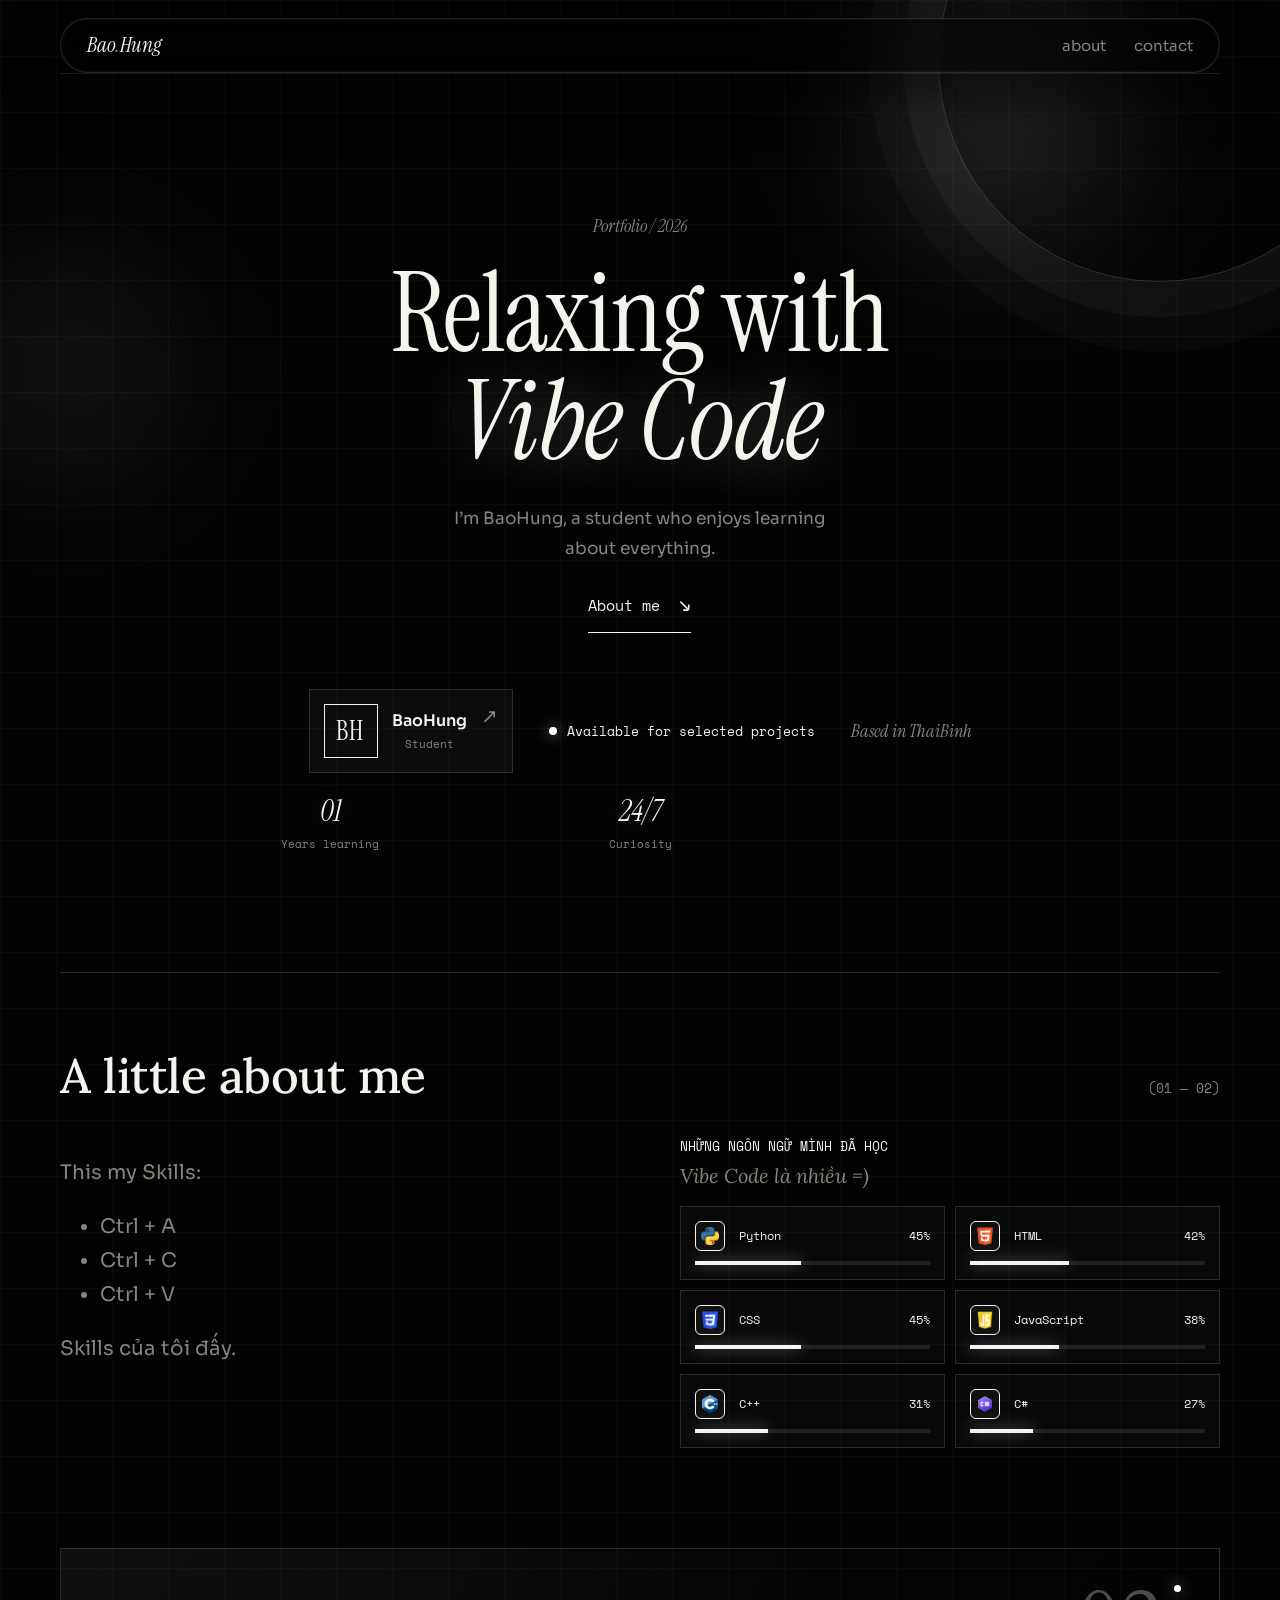
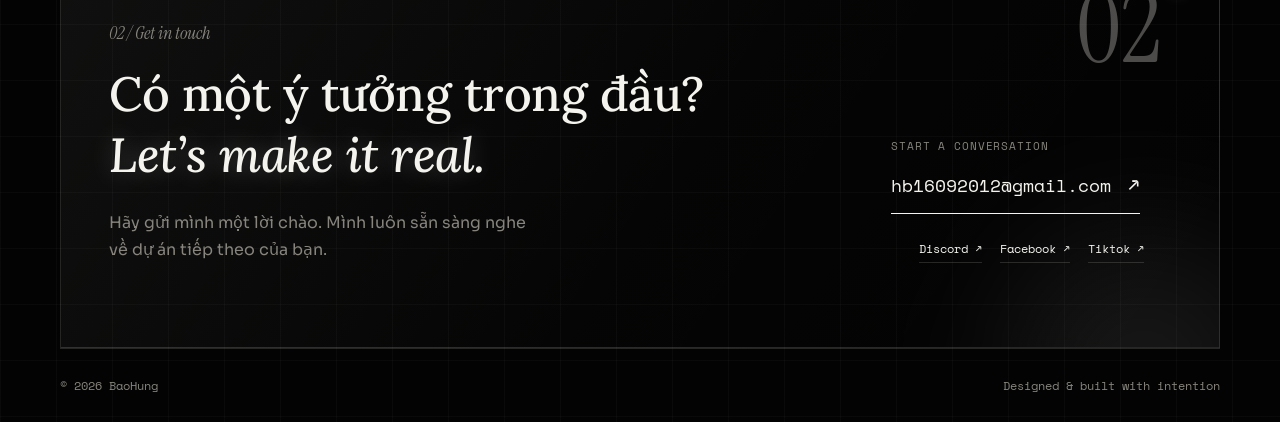
<file: portfolio.html>
<!doctype html>
<html lang="vi">
  <head>
    <meta charset="UTF-8" />
    <meta name="viewport" content="width=device-width, initial-scale=1.0" />
    <meta
      name="description"
      content="Portfolio - BaoHung"
    />
    <title>Portfolio - BaoHung</title>
    <link rel="preconnect" href="https://fonts.googleapis.com" />
    <link rel="preconnect" href="https://fonts.gstatic.com" crossorigin />
    <link
      href="https://fonts.googleapis.com/css2?family=Instrument+Serif:ital@0;1&family=Lora:ital,wght@0,400;0,500;0,600;1,400&family=Sora:wght@400;500;600;700;800&family=Space+Mono:wght@400;700&display=swap"
      rel="stylesheet"
    />
    <link rel="stylesheet" href="portfolio/style.css" />
  </head>
  <body>
    <div class="scroll-progress" aria-hidden="true"></div>
    <div class="cursor-glow" aria-hidden="true"></div>
    <div class="shell">
      <div class="glow-orb glow-orb-a" aria-hidden="true"></div>
      <div class="glow-orb glow-orb-b" aria-hidden="true"></div>
      <nav aria-label="Điều hướng chính">
        <a class="brand" href="#top">Bao<span>.</span>Hung</a>
        <div class="nav-links">
          <a href="#about">about</a>
          <a href="#contact">contact</a>
        </div>
      </nav>

      <main id="top">
        <section class="hero" aria-labelledby="hero-title" data-reveal>
          <div>
            <div class="eyebrow">Portfolio / 2026</div>
            <h1 id="hero-title">Relaxing with<br /><em>Vibe Code</em></h1>
            <p class="intro">
              I’m BaoHung, a student who enjoys learning about everything.
            </p>
            <a class="arrow-link" href="#about"
              >About me <span>↘</span></a
            >
          </div>
          <div class="hero-aside">
            <a
              class="identity-card"
              href="portfolio/aboutme.html"
              aria-label="View About Me"
            >
              <div class="identity-mark">BH</div>
              <div class="identity-info">
                <strong>BaoHung</strong>
                <span>Student</span>
              </div>
              <span class="identity-arrow">↗</span>
            </a>
            <div class="status">Available for selected projects</div>
            <div class="label">
              Based in ThaiBinh<br />
            </div>
            <div class="hero-stats">
              <div><strong>01</strong><span>Years learning</span></div>
              <div><strong>24/7</strong><span>Curiosity</span></div>
            </div>
          </div>
        </section>

        <section id="about" aria-labelledby="about-title" data-reveal>
          <div class="section-head">
            <h2 id="about-title">A little about me</h2>
            <span class="index">(01 — 02)</span>
          </div>
          <div class="about-grid">
          <div class="about-copy">
      <p>This my Skills:</p>
      <ul>
        <li>Ctrl + A</li>
        <li>Ctrl + C</li>
        <li>Ctrl + V</li>
      </ul>
      <p>Skills của tôi đấy.</p>
          </div>
            <div class="skills" aria-label="Kỹ năng" data-reveal>
              <div class="skills-heading">
                <span class="skills-title">Những ngôn ngữ mình đã học</span>
                <span class="skills-note">Vibe Code là nhiều =)</span>
              </div>
              <div class="skill-row">
                <span class="skill-logo skill-logo-python" aria-hidden="true"><img src="portfolio/images/skills/python.png" alt="" loading="lazy" /></span>
                <span class="skill-name">Python</span
                ><span class="skill-percent">45%</span>
                <div class="skill-track">
                  <div class="skill-level" style="width: 45%"></div>
                </div>
              </div>
              <div class="skill-row">
                <span class="skill-logo skill-logo-html" aria-hidden="true"><img src="portfolio/images/skills/html.png" alt="" loading="lazy" /></span>
                <span class="skill-name">HTML</span
                ><span class="skill-percent">42%</span>
                <div class="skill-track">
                  <div class="skill-level" style="width: 42%"></div>
                </div>
              </div>
              <div class="skill-row">
                <span class="skill-logo skill-logo-css" aria-hidden="true"><img src="portfolio/images/skills/css.png" alt="" loading="lazy" /></span>
                <span class="skill-name">CSS</span
                ><span class="skill-percent">45%</span>
                <div class="skill-track">
                  <div class="skill-level" style="width: 45%"></div>
                </div>
              </div>
              <div class="skill-row">
                <span class="skill-logo skill-logo-js" aria-hidden="true"><img src="portfolio/images/skills/js.png" alt="" loading="lazy" /></span>
                <span class="skill-name">JavaScript</span
                ><span class="skill-percent">38%</span>
                <div class="skill-track">
                  <div class="skill-level" style="width: 38%"></div>
                </div>
              </div>
              <div class="skill-row">
                <span class="skill-logo skill-logo-cpp" aria-hidden="true"><img src="portfolio/images/skills/c++.png" alt="" loading="lazy" /></span>
                <span class="skill-name">C++</span
                ><span class="skill-percent">31%</span>
                <div class="skill-track">
                  <div class="skill-level" style="width: 31%"></div>
                </div>
              </div>
              <div class="skill-row">
                <span class="skill-logo skill-logo-csharp" aria-hidden="true"><img src="portfolio/images/skills/csharp.svg" alt="" loading="lazy" /></span>
                <span class="skill-name">C#</span
                ><span class="skill-percent">27%</span>
                <div class="skill-track">
                  <div class="skill-level" style="width: 27%"></div>
                </div>
              </div>
            </div>
          </div>
        </section>

        <section
          id="contact"
          class="contact"
          aria-labelledby="contact-title"
          data-reveal
        >
          <div class="contact-number" aria-hidden="true">02</div>
          <div class="contact-copy">
            <div class="eyebrow">02 / Get in touch</div>
            <h2 id="contact-title">
              Có một ý tưởng trong đầu?<br /><span>Let’s make it real.</span>
            </h2>
            <p>
              Hãy gửi mình một lời chào. Mình luôn sẵn sàng nghe về dự án tiếp
              theo của bạn.
            </p>
          </div>
          <div class="contact-actions">
            <div class="contact-label">Start a conversation</div>
            <a class="contact-link" href="mailto:hb16092012@gmail.com"
              >hb16092012@gmail.com <span>↗</span></a
            >
            <div class="socials" aria-label="Mạng xã hội">
              <a href="https://discord.com/users/1315200954798182431" target="_blank" rel="noreferrer"
                >Discord ↗</a
              >
              <a
                href="https://www.facebook.com/baohung.xyz"
                target="_blank"
                rel="noreferrer"
                >Facebook ↗</a
              >
              <a href="https://www.tiktok.com/@baohung.xyz" target="_blank" rel="noreferrer"
                >Tiktok ↗</a
              >
            </div>
          </div>
        </section>
      </main>

      <footer>
        <span>© <span data-current-year>2026</span> BaoHung</span
        ><span>Designed & built with intention</span>
      </footer>
    </div>
    <script src="portfolio/script.js"></script>
  </body>
</html>
</file>
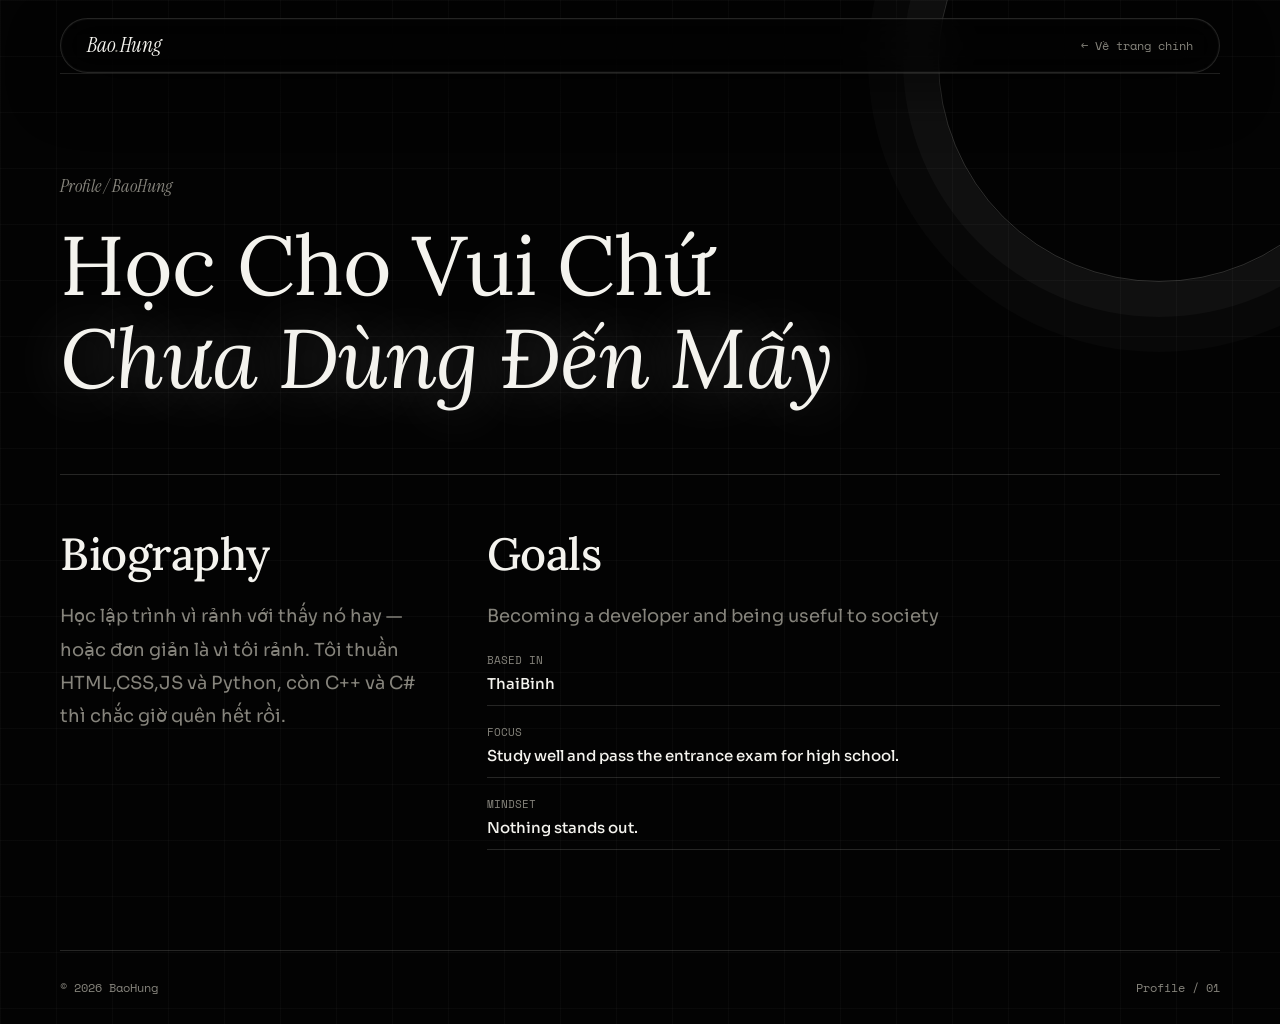
<file: portfolio/aboutme.html>
<!doctype html>
<html lang="vi">
  <head>
    <meta charset="UTF-8" />
    <meta name="viewport" content="width=device-width, initial-scale=1.0" />
    <meta
      name="description"
      content="Profile - BaoHung"
    />
    <title>About me — BaoHung</title>
    <link rel="preconnect" href="https://fonts.googleapis.com" />
    <link rel="preconnect" href="https://fonts.gstatic.com" crossorigin />
    <link
      href="https://fonts.googleapis.com/css2?family=Instrument+Serif:ital@0;1&family=Lora:ital,wght@0,400;0,500;0,600;1,400&family=Sora:wght@400;500;600;700;800&family=Space+Mono:wght@400;700&display=swap"
      rel="stylesheet"
    />
    <link rel="stylesheet" href="./style.css" />
  </head>
  <body class="detail-page">
    <div class="shell">
      <nav class="detail-nav" aria-label="Điều hướng tiểu sử">
        <a class="brand" href="../portfolio.html">Bao<span>.</span>Hung</a>
        <a class="back-link" href="../portfolio.html">← Về trang chính</a>
      </nav>

      <main>
        <section class="detail-hero">
          <div>
            <div class="eyebrow">Profile / BaoHung</div>
            <h1>Học Cho Vui Chứ<br /><em>Chưa Dùng Đến Mấy</em></h1>
          </div>
        </section>

        <section class="detail-info profile-info">
          <div>
            <h2>Biography</h2>
            <p class="detail-copy">
            Học lập trình vì rảnh với thấy nó hay — hoặc đơn giản là vì tôi rảnh. Tôi thuần HTML,CSS,JS và Python, còn C++ và C# thì chắc giờ quên hết rồi.
            </p>
          </div>
          <div>
            <h2>Goals</h2>
            <p class="detail-copy">
              Becoming a developer and being useful to society
            </p>
            <div class="detail-meta">
              <div><span>Based in</span><strong>ThaiBinh</strong></div>
              <div>
                <span>Focus</span><strong>Study well and pass the entrance exam for high school.</strong>
              </div>
              <div>
                <span>Mindset</span
                ><strong>Nothing stands out.</strong>
              </div>
            </div>
          </div>
        </section>
      </main>

      <footer>
        <span>© <span data-current-year>2026</span> BaoHung</span>
        <span>Profile / 01</span>
      </footer>
    </div>
    <script src="./script.js"></script>
  </body>
</html>
</file>
<file: portfolio/style.css>
:root {
  --ink: #030303;
  --paper: #f4f3ee;
  --muted: #86847c;
  --line: rgba(244, 243, 238, 0.14);
  --accent: #ffffff;
  --accent-dim: rgba(244, 243, 238, 0.55);
  --glow-soft: 0 0 24px rgba(255, 255, 255, 0.25);
  --glow-strong: 0 0 60px rgba(255, 255, 255, 0.3);
  --mono: "Space Mono", monospace;
  --sans: "Sora", sans-serif;
  --serif: "Instrument Serif", Georgia, serif;
  --serif-vi: "Lora", Georgia, serif;
}

* {
  box-sizing: border-box;
}
html {
  scroll-behavior: smooth;
}
body {
  margin: 0;
  background: var(--ink);
  color: var(--paper);
  font-family: var(--sans);
}
a {
  color: inherit;
  text-decoration: none;
}

.scroll-progress {
  position: fixed;
  z-index: 10;
  top: 0;
  left: 0;
  width: 0;
  height: 2px;
  background: linear-gradient(90deg, rgba(244, 243, 238, 0.35), #ffffff);
  box-shadow: 0 0 10px rgba(255, 255, 255, 0.45);
  transition: width 0.08s linear;
}

[data-reveal] {
  opacity: 0;
  transform: translateY(28px);
  transition:
    opacity 0.8s ease,
    transform 0.8s cubic-bezier(0.22, 1, 0.36, 1);
}

[data-reveal].is-visible {
  opacity: 1;
  transform: translateY(0);
}

@media (prefers-reduced-motion: reduce) {
  html {
    scroll-behavior: auto;
  }
  [data-reveal] {
    opacity: 1;
    transform: none;
    transition: none;
  }
}

.cursor-glow {
  position: fixed;
  top: 0;
  left: 0;
  z-index: 1;
  width: 440px;
  height: 440px;
  margin-top: -220px;
  margin-left: -220px;
  background: radial-gradient(
    circle,
    rgba(255, 255, 255, 0.12) 0%,
    rgba(255, 255, 255, 0.04) 45%,
    transparent 72%
  );
  border-radius: 50%;
  mix-blend-mode: screen;
  opacity: 0;
  pointer-events: none;
  transition: opacity 0.4s ease;
  will-change: transform;
}

.glow-orb {
  position: absolute;
  z-index: 0;
  border-radius: 50%;
  filter: blur(60px);
  mix-blend-mode: screen;
  pointer-events: none;
  animation: orb-pulse 10s ease-in-out infinite;
}
.glow-orb-a {
  top: -60px;
  right: 8%;
  width: 360px;
  height: 360px;
  background: radial-gradient(circle, rgba(255, 255, 255, 0.16), transparent 70%);
  animation-delay: 0s;
}
.glow-orb-b {
  top: 220px;
  left: -80px;
  width: 300px;
  height: 300px;
  background: radial-gradient(circle, rgba(255, 255, 255, 0.1), transparent 70%);
  animation-delay: -5s;
}

@keyframes orb-pulse {
  0%,
  100% {
    transform: scale(1);
    opacity: 0.65;
  }
  50% {
    transform: scale(1.12);
    opacity: 1;
  }
}

@media (prefers-reduced-motion: reduce) {
  .glow-orb {
    animation: none;
  }
}

.shell {
  position: relative;
  overflow: hidden;
  min-height: 100vh;
  background-image:
    linear-gradient(rgba(244, 243, 238, 0.028) 1px, transparent 1px),
    linear-gradient(90deg, rgba(244, 243, 238, 0.028) 1px, transparent 1px);
  background-size: 56px 56px;
}
.shell::before {
  position: absolute;
  top: -160px;
  right: -100px;
  width: 440px;
  height: 440px;
  border: 1px solid rgba(244, 243, 238, 0.18);
  border-radius: 50%;
  box-shadow:
    0 0 0 35px rgba(244, 243, 238, 0.03),
    0 0 0 70px rgba(244, 243, 238, 0.018);
  content: "";
  pointer-events: none;
  transform: translateY(var(--scroll-offset, 0));
  transition: transform 0.2s ease-out;
}
nav,
main,
footer {
  width: min(1160px, calc(100% - 48px));
  margin: auto;
}
nav {
  position: sticky;
  top: 18px;
  z-index: 6;
  display: flex;
  align-items: center;
  justify-content: space-between;
  margin-top: 18px;
  padding: 16px 26px;
  border: 1px solid var(--line);
  border-radius: 999px;
  background: rgba(3, 3, 3, 0.6);
  backdrop-filter: blur(18px);
  -webkit-backdrop-filter: blur(18px);
  box-shadow:
    0 0 0 1px rgba(255, 255, 255, 0.03) inset,
    0 20px 50px rgba(0, 0, 0, 0.5);
  transition: box-shadow 0.3s ease, border-color 0.3s ease;
}
nav:hover {
  border-color: rgba(255, 255, 255, 0.28);
  box-shadow:
    0 0 0 1px rgba(255, 255, 255, 0.03) inset,
    0 20px 50px rgba(0, 0, 0, 0.5),
    var(--glow-soft);
}
.brand {
  display: inline-flex;
  align-items: center;
  font-family: var(--serif);
  font-style: italic;
  font-weight: 400;
  font-size: 21px;
  line-height: 1;
  letter-spacing: -0.01em;
}
.brand span,
.eyebrow,
.label {
  color: var(--muted);
}
.nav-links {
  display: flex;
  gap: 28px;
  color: var(--muted);
  font-size: 15px;
}
.nav-links a {
  position: relative;
  transition: color 0.25s ease, text-shadow 0.25s ease;
}
.nav-links a:hover,
.socials a:hover {
  color: var(--accent);
  text-shadow: var(--glow-soft);
}

.hero {
  position: relative;
  z-index: 2;
  display: flex;
  flex-direction: column;
  align-items: center;
  gap: 48px;
  padding: 140px 0 120px;
  text-align: center;
}
.hero > div:first-child {
  display: flex;
  flex-direction: column;
  align-items: center;
}
.eyebrow,
.label {
  font-family: var(--serif);
  font-style: italic;
  font-weight: 400;
  font-size: 18px;
  letter-spacing: 0;
  text-transform: none;
}
.hero-aside {
  display: flex;
  flex-wrap: wrap;
  align-items: center;
  justify-content: center;
  gap: 18px 36px;
  width: 100%;
  max-width: 920px;
  padding-top: 8px;
}
.hero-aside .identity-card {
  margin-bottom: 0;
}
.hero-aside .label {
  text-align: left;
}
.hero-aside .hero-stats {
  flex: 1 1 260px;
  margin-top: 0;
  padding-top: 0;
  border-top: none;
}
.socials {
  display: flex;
  flex-wrap: wrap;
  justify-content: center;
  gap: 10px 18px;
  margin-top: 32px;
}
.socials a {
  padding-bottom: 5px;
  border-bottom: 1px solid var(--line);
  color: var(--paper);
  font-family: var(--mono);
  font-size: 12px;
}
h1 {
  max-width: 820px;
  margin: 22px 0 28px;
  font-family: var(--serif);
  font-weight: 400;
  font-size: clamp(50px, 8.6vw, 118px);
  line-height: 0.98;
  letter-spacing: -0.01em;
}
h1 em {
  color: var(--paper);
  font-style: italic;
  font-weight: 400;
  text-shadow: var(--glow-strong);
}
.intro {
  max-width: 400px;
  margin: 0 auto 24px;
  color: var(--muted);
  font-size: 17px;
  line-height: 1.8;
}
.identity-card {
  display: grid;
  grid-template-columns: 54px 1fr auto;
  gap: 14px;
  align-items: center;
  padding: 14px;
  border: 1px solid var(--line);
  background: rgba(244, 243, 238, 0.04);
  transition:
    border-color 0.25s ease,
    background 0.25s ease,
    transform 0.25s ease;
}
.identity-card:hover {
  border-color: var(--accent-dim);
  background: rgba(244, 243, 238, 0.09);
  transform: translateY(-3px);
  box-shadow: var(--glow-soft);
}
.identity-card:focus-visible {
  outline: 2px solid var(--accent);
  outline-offset: 5px;
}
.identity-mark {
  display: grid;
  width: 54px;
  height: 54px;
  place-items: center;
  border: 1px solid var(--paper);
  color: var(--paper);
  font-family: var(--serif);
  font-size: 26px;
  letter-spacing: 0.04em;
}
.identity-info {
  display: grid;
  gap: 5px;
}
.identity-info strong {
  font-size: 16px;
  font-weight: 600;
}
.identity-info span,
.hero-stats span {
  color: var(--muted);
  font-family: var(--mono);
  font-size: 11px;
}
.identity-arrow {
  align-self: start;
  color: var(--muted);
  font-size: 20px;
}
.status {
  display: flex;
  align-items: center;
  gap: 10px;
  margin-bottom: 0;
  color: var(--paper);
  font-family: var(--mono);
  font-size: 13px;
}
.status::before {
  width: 8px;
  height: 8px;
  border-radius: 50%;
  background: var(--accent);
  box-shadow: 0 0 14px rgba(255, 255, 255, 0.6);
  content: "";
}
.hero-stats {
  display: grid;
  grid-template-columns: repeat(3, 1fr);
  gap: 10px;
  margin-top: 46px;
  padding-top: 18px;
  border-top: 1px solid var(--line);
}
.hero-stats div {
  display: grid;
  gap: 6px;
}
.hero-stats strong {
  color: var(--paper);
  font-family: var(--serif);
  font-style: italic;
  font-size: 30px;
  font-weight: 400;
  text-shadow: var(--glow-soft);
}
.arrow-link {
  display: inline-flex;
  gap: 18px;
  align-items: center;
  padding-bottom: 10px;
  border-bottom: 1px solid var(--paper);
  font-family: var(--mono);
  font-size: 15px;
  transition: text-shadow 0.3s ease, border-color 0.3s ease;
}
.arrow-link:hover {
  border-color: var(--accent);
  text-shadow: var(--glow-soft);
}
.arrow-link span,
.project-arrow {
  color: var(--paper);
  font-size: 22px;
}

section {
  padding: 72px 0;
  border-top: 1px solid var(--line);
}
.section-head {
  display: flex;
  justify-content: space-between;
  align-items: baseline;
  margin-bottom: 30px;
}
h2 {
  margin: 0;
  font-family: var(--serif-vi);
  font-weight: 500;
  font-size: clamp(28px, 4vw, 48px);
  letter-spacing: -0.01em;
}
.index {
  color: var(--muted);
  font-family: var(--mono);
  font-size: 13px;
}
.projects {
  display: flex;
  flex-direction: column;
  gap: 16px;
}
.project {
  position: relative;
  display: grid;
  grid-template-columns: 260px 1fr;
  min-height: 190px;
  overflow: hidden;
  border: 1px solid var(--line);
  background: rgba(244, 243, 238, 0.02);
  transition:
    transform 0.25s ease,
    border-color 0.25s ease,
    box-shadow 0.35s ease;
}
.project:hover {
  transform: translateY(-4px);
  border-color: var(--accent-dim);
  box-shadow: var(--glow-strong);
}
.project:focus-visible {
  outline: 2px solid var(--accent);
  outline-offset: 5px;
}
.project:nth-child(2) {
  background: var(--paper);
  color: var(--ink);
}
.project:nth-child(2) .project-meta {
  color: rgba(5, 5, 5, 0.65);
}
.project:nth-child(2) .project-arrow {
  color: var(--ink);
}
.project-art {
  position: relative;
  overflow: hidden;
  height: 100%;
  border-right: 1px solid var(--line);
  border-bottom: 0;
  transition: transform 0.6s cubic-bezier(0.22, 1, 0.36, 1);
}
.project:hover .project-art {
  transform: scale(1.04);
}
.project-info {
  display: flex;
  flex-direction: column;
  justify-content: space-between;
  padding: 26px 32px 28px;
}
.project-meta {
  color: var(--muted);
  font-family: var(--mono);
  font-size: 12px;
}
.project h3 {
  max-width: 460px;
  margin: 14px 0 0;
  font-size: clamp(22px, 2.6vw, 32px);
  letter-spacing: -0.02em;
}
.project-bottom {
  display: flex;
  justify-content: space-between;
  align-items: end;
  gap: 24px;
}
.project-bottom p {
  max-width: 440px;
  margin: 0;
  color: var(--muted);
  font-size: 15px;
  line-height: 1.6;
}
.project:nth-child(2) .project-bottom p {
  color: rgba(5, 5, 5, 0.7);
}
.project-arrow {
  font-size: 34px;
  flex-shrink: 0;
  transition: text-shadow 0.3s ease;
}
.project:hover .project-arrow {
  text-shadow: var(--glow-soft);
}

.art-coffee {
  background: #0b0b0b;
}
.art-coffee::before {
  position: absolute;
  right: 16%;
  bottom: -75px;
  width: 190px;
  height: 190px;
  border: 1px solid rgba(244, 243, 238, 0.4);
  border-radius: 50%;
  content: "";
}
.art-word {
  position: absolute;
  top: 25px;
  left: 28px;
  color: var(--paper);
  font-family: var(--serif);
  font-size: 60px;
  letter-spacing: 0.12em;
}
.art-stamp {
  position: absolute;
  right: 28px;
  top: 31px;
  color: var(--muted);
  font-family: var(--mono);
  font-size: 11px;
}
.art-cup {
  position: absolute;
  right: 26%;
  bottom: 22px;
  width: 72px;
  height: 62px;
  border: 1px solid var(--paper);
  border-top: 0;
  border-radius: 0 0 35px 35px;
}
.art-cup::before {
  position: absolute;
  top: -8px;
  left: -7px;
  width: 84px;
  height: 15px;
  border: 1px solid var(--paper);
  border-radius: 50%;
  content: "";
}
.art-cup::after {
  position: absolute;
  top: 8px;
  right: -22px;
  width: 22px;
  height: 24px;
  border: 1px solid var(--paper);
  border-left: 0;
  border-radius: 0 20px 20px 0;
  content: "";
}

.art-notes {
  background: #eeece5;
}
.note-line {
  position: absolute;
  left: 12%;
  width: 48%;
  height: 1px;
  background: rgba(5, 5, 5, 0.4);
  transform: rotate(-13deg);
}
.line-one {
  top: 48px;
}
.line-two {
  top: 92px;
  width: 62%;
}
.line-three {
  top: 137px;
  width: 35%;
}
.note-orb {
  position: absolute;
  right: 18%;
  top: 34px;
  width: 88px;
  height: 88px;
  border: 1px solid rgba(5, 5, 5, 0.65);
  border-radius: 50%;
  box-shadow:
    18px 18px 0 -17px #eeece5,
    18px 18px 0 -16px rgba(5, 5, 5, 0.65);
}
.note-label,
.data-label {
  position: absolute;
  right: 28px;
  bottom: 26px;
  color: rgba(5, 5, 5, 0.65);
  font-family: var(--mono);
  font-size: 11px;
  line-height: 1.5;
}

.art-data {
  background: #0e0e0e;
}
.data-axis {
  position: absolute;
  background: rgba(244, 243, 238, 0.28);
}
.axis-x {
  right: 12%;
  bottom: 35px;
  left: 12%;
  height: 1px;
}
.axis-y {
  top: 30px;
  bottom: 35px;
  left: 18%;
  width: 1px;
}
.data-line {
  position: absolute;
  height: 1px;
  background: var(--paper);
  transform-origin: left center;
}
.data-line-one {
  width: 90px;
  left: 19%;
  top: 126px;
  transform: rotate(-30deg);
}
.data-line-two {
  width: 82px;
  left: 44%;
  top: 74px;
  transform: rotate(47deg);
}
.data-line-three {
  width: 100px;
  left: 64%;
  top: 134px;
  transform: rotate(-52deg);
}
.data-line::after {
  position: absolute;
  right: -3px;
  top: -3px;
  width: 7px;
  height: 7px;
  border: 1px solid var(--paper);
  border-radius: 50%;
  background: #0e0e0e;
  content: "";
}
.data-label {
  color: var(--muted);
}

.about-grid {
  display: grid;
  grid-template-columns: 1fr 1fr;
  gap: 80px;
}
.about-copy {
  max-width: 500px;
  color: var(--muted);
  font-size: 20px;
  line-height: 1.7;
}
.about-copy strong {
  color: var(--paper);
  font-weight: 500;
}
.skills {
  display: grid;
  grid-template-columns: repeat(2, minmax(0, 1fr));
  gap: 10px;
}
.skills-heading {
  grid-column: 1 / -1;
  display: grid;
  gap: 7px;
  margin-bottom: 8px;
}
.skills-title {
  color: var(--paper);
  font-family: var(--mono);
  font-size: 13px;
  text-transform: uppercase;
}
.skills-note {
  color: var(--muted);
  font-family: var(--serif-vi);
  font-size: 20px;
  font-style: italic;
}
.skill-row {
  position: relative;
  display: grid;
  grid-template-columns: 34px 1fr auto;
  gap: 10px;
  align-items: center;
  padding: 14px;
  border: 1px solid var(--line);
  background: rgba(244, 243, 238, 0.02);
  transition:
    border-color 0.25s ease,
    transform 0.25s ease,
    background 0.25s ease;
}
.skill-row:hover {
  border-color: var(--accent-dim);
  background: rgba(244, 243, 238, 0.06);
  transform: translateY(-3px);
  box-shadow: var(--glow-soft);
}
.skill-logo {
  display: grid;
  width: 30px;
  height: 30px;
  place-items: center;
  border: 1px solid currentColor;
  border-radius: 6px;
  font-family: var(--mono);
  font-size: 11px;
  font-weight: 500;
  letter-spacing: -0.04em;
  overflow: hidden;
  background: rgba(244, 243, 238, 0.04);
}
.skill-logo img {
  width: 18px;
  height: 18px;
  object-fit: contain;
  display: block;
}
.skill-logo-python,
.skill-logo-html,
.skill-logo-css,
.skill-logo-js,
.skill-logo-cpp,
.skill-logo-csharp {
  color: var(--paper);
}
.skill-name,
.skill-percent {
  font-family: var(--mono);
  font-size: 12px;
}
.skill-percent {
  color: var(--paper);
}
.skill-track {
  grid-column: 1 / -1;
  height: 4px;
  background: rgba(244, 243, 238, 0.1);
}
.skill-level {
  height: 100%;
  background: var(--paper);
  box-shadow: 0 0 16px rgba(255, 255, 255, 0.45);
}
.achievements {
  display: grid;
  grid-template-columns: repeat(3, 1fr);
  gap: 18px;
}
.achievement {
  padding: 24px 0;
  border-top: 1px solid var(--line);
}
.achievement-number {
  display: block;
  margin-bottom: 24px;
  color: var(--paper);
  font-family: var(--serif);
  font-style: italic;
  font-size: 54px;
  line-height: 1;
  text-shadow: var(--glow-soft);
}
.achievement h3 {
  margin: 0 0 10px;
  font-size: 19px;
}
.achievement p {
  margin: 0;
  color: var(--muted);
  font-size: 15px;
  line-height: 1.7;
}
.contact {
  position: relative;
  overflow: hidden;
  display: grid;
  grid-template-columns: 1fr auto;
  gap: 30px;
  align-items: end;
  min-height: 360px;
  margin-top: 28px;
  padding: 72px 48px 84px;
  border: 1px solid var(--line);
  background: linear-gradient(
    125deg,
    rgba(244, 243, 238, 0.06),
    rgba(244, 243, 238, 0.012) 55%,
    transparent
  );
  border-bottom: 1px solid var(--line);
}
.contact::before {
  position: absolute;
  right: -140px;
  bottom: -240px;
  width: 430px;
  height: 430px;
  background: radial-gradient(circle, rgba(255, 255, 255, 0.1), transparent 70%);
  border-radius: 50%;
  filter: blur(40px);
  mix-blend-mode: screen;
  content: "";
  pointer-events: none;
}
.contact::after {
  position: absolute;
  right: 38px;
  top: 36px;
  width: 7px;
  height: 7px;
  border-radius: 50%;
  background: var(--accent);
  box-shadow: 0 0 16px rgba(255, 255, 255, 0.55);
  content: "";
}
.contact-number {
  position: absolute;
  top: 30px;
  right: 58px;
  color: rgba(244, 243, 238, 0.3);
  font-family: var(--serif);
  font-size: 99px;
  line-height: 1;
}
.contact-copy h2 {
  position: relative;
  z-index: 1;
  margin-top: 18px;
}
.contact-copy p {
  position: relative;
  z-index: 1;
  max-width: 420px;
  margin: 24px 0 0;
  color: var(--muted);
  font-size: 16px;
  line-height: 1.7;
}
.contact h2 {
  max-width: 650px;
}
.contact h2 span {
  color: var(--paper);
  font-style: italic;
  text-shadow: var(--glow-soft);
}
.contact-link {
  position: relative;
  z-index: 1;
  display: inline-flex;
  gap: 16px;
  align-items: center;
  padding-bottom: 12px;
  border-bottom: 1px solid var(--paper);
  color: var(--paper);
  font-family: var(--mono);
  font-size: clamp(14px, 1.6vw, 18px);
  transition: text-shadow 0.3s ease;
}
.contact-link:hover {
  text-shadow: var(--glow-strong);
}
.contact-link span {
  font-size: 22px;
}
.contact-actions {
  position: relative;
  z-index: 1;
  min-width: 280px;
}
.contact-label {
  margin-bottom: 14px;
  color: var(--muted);
  font-family: var(--mono);
  font-size: 11px;
  letter-spacing: 0.08em;
  text-transform: uppercase;
}
.contact .socials {
  margin-top: 26px;
}
footer {
  display: flex;
  justify-content: space-between;
  padding: 28px 0;
  border-top: 1px solid var(--line);
  color: var(--muted);
  font-family: var(--mono);
  font-size: 12px;
}

@media (max-width: 720px) {
  nav,
  main,
  footer {
    width: min(100% - 32px, 560px);
  }
  .nav-links {
    gap: 14px;
  }
  .hero {
    padding: 90px 0 80px;
    gap: 34px;
  }
  .hero-aside {
    flex-direction: column;
  }
  .about-grid,
  .achievements,
  .contact {
    grid-template-columns: 1fr;
  }
  .project {
    grid-template-columns: 1fr;
    min-height: auto;
  }
  .project-art {
    height: 200px;
    border-right: 0;
    border-bottom: 1px solid var(--line);
  }
  .about-grid {
    gap: 35px;
  }
  .contact-link {
    align-self: start;
  }
  .contact {
    min-height: 0;
    margin-top: 12px;
    padding: 70px 24px 64px;
    gap: 20px;
  }
  .contact-actions {
    min-width: 0;
    margin-top: 34px;
  }
  .contact-number {
    top: 24px;
    right: 24px;
    font-size: 72px;
  }
  .contact::after {
    right: 25px;
    top: 25px;
  }
  .modal-panel {
    padding: 38px 24px 28px;
  }
  .modal-details {
    grid-template-columns: 1fr;
    gap: 14px;
  }
}

@media (max-width: 430px) {
  .skills {
    grid-template-columns: 1fr;
  }
}

.detail-page {
  min-height: 100vh;
}
.detail-nav {
  display: flex;
  align-items: center;
  justify-content: space-between;
}
.back-link {
  color: var(--muted);
  font-family: var(--mono);
  font-size: 12px;
}
.back-link:hover {
  color: var(--accent);
}
.detail-hero {
  display: grid;
  grid-template-columns: 1fr;
  align-items: end;
  padding: 100px 0 70px;
}
.detail-hero:has(> :nth-child(2)) {
  grid-template-columns: 1fr 1fr;
  gap: 60px;
}
.detail-hero h1 {
  max-width: 100%;
  margin: 20px 0 0;
  font-family: var(--serif-vi);
  font-size: clamp(52px, 6.5vw, 88px);
  line-height: 1.12;
  white-space: normal;
}
.detail-hero h1 em {
  font-family: var(--serif-vi);
}
.detail-summary {
  max-width: 400px;
  margin: 0;
  color: var(--muted);
  font-size: 18px;
  line-height: 1.8;
}
.detail-art {
  min-height: 430px;
  margin-bottom: 70px;
  border: 1px solid var(--line);
}
.detail-art .art-word {
  font-size: clamp(70px, 12vw, 150px);
}
.detail-art .art-cup {
  transform: scale(1.7);
  transform-origin: bottom right;
}
.detail-art .note-orb {
  transform: scale(1.8);
  transform-origin: center;
}
.detail-art .data-line-one {
  width: 210px;
}
.detail-art .data-line-two {
  width: 190px;
}
.detail-art .data-line-three {
  width: 230px;
}
.detail-info {
  display: grid;
  grid-template-columns: 1fr 2fr;
  gap: 60px;
  padding: 50px 0 100px;
  border-top: 1px solid var(--line);
}
.detail-info h2 {
  font-size: 45px;
}
.detail-copy {
  max-width: 620px;
  color: var(--muted);
  font-size: 18px;
  line-height: 1.85;
}
.detail-meta {
  display: grid;
  gap: 18px;
  align-content: start;
}
.detail-meta div {
  display: grid;
  gap: 6px;
  padding-bottom: 12px;
  border-bottom: 1px solid var(--line);
}
.detail-meta span {
  color: var(--muted);
  font-family: var(--mono);
  font-size: 11px;
  text-transform: uppercase;
}
.detail-meta strong {
  color: var(--paper);
  font-size: 15px;
  font-weight: 500;
}
.detail-cta {
  display: inline-flex;
  gap: 14px;
  align-items: center;
  margin-top: 26px;
  color: var(--paper);
  font-family: var(--mono);
  font-size: 13px;
}
.detail-cta span {
  font-size: 20px;
}

@media (max-width: 720px) {
  .detail-hero,
  .detail-info {
    grid-template-columns: 1fr;
    gap: 34px;
  }
  .detail-hero {
    padding: 72px 0 50px;
  }
  .detail-art {
    min-height: 300px;
    margin-bottom: 45px;
  }
  .detail-info {
    padding: 35px 0 70px;
  }
}

/* ============================================================
   MOBILE FIX PATCH — responsive hardening cho điện thoại
   (bổ sung, không sửa rule gốc, chỉ ghi đè ở breakpoint nhỏ)
   ============================================================ */

/* ---- Tablet / điện thoại ngang: 600px ---- */
@media (max-width: 600px) {
  nav {
    padding: 13px 18px;
    border-radius: 24px;
  }
  .brand {
    font-size: 19px;
  }
  .nav-links {
    gap: 16px;
    font-size: 13px;
  }
  .hero {
    padding: 100px 0 70px;
    gap: 30px;
  }
  h1 {
    margin: 16px 0 20px;
    font-size: clamp(38px, 11vw, 64px);
    line-height: 1.04;
  }
  .intro {
    font-size: 16px;
  }
  .hero-aside {
    gap: 16px;
  }
  .identity-card {
    width: 100%;
    grid-template-columns: 46px 1fr auto;
    padding: 12px;
  }
  .identity-mark {
    width: 46px;
    height: 46px;
    font-size: 21px;
  }
  .hero-stats {
    grid-template-columns: repeat(2, 1fr);
    margin-top: 30px;
    padding-top: 14px;
  }
  .hero-stats strong {
    font-size: 25px;
  }
  .socials {
    gap: 8px 14px;
    margin-top: 22px;
  }
  .about-copy {
    font-size: 17px;
  }
  .skills-note {
    font-size: 17px;
  }
  .skill-row {
    grid-template-columns: 28px 1fr auto;
    padding: 11px;
    gap: 8px;
  }
  .skill-logo {
    width: 26px;
    height: 26px;
    font-size: 10px;
  }
  .skill-name {
    font-size: 12px;
  }
  .skill-percent {
    font-size: 12px;
  }
  .contact-number {
    font-size: 54px;
  }
  footer {
    flex-direction: column;
    align-items: flex-start;
    gap: 6px;
    padding: 20px 0;
    font-size: 11px;
  }
}

/* ---- Điện thoại nhỏ: 400px (iPhone SE, Mini, Android nhỏ) ---- */
@media (max-width: 400px) {
  nav,
  main,
  footer {
    width: min(100% - 24px, 560px);
  }
  nav {
    padding: 11px 14px;
  }
  .brand {
    font-size: 18px;
  }
  .nav-links {
    gap: 12px;
    font-size: 12px;
  }
  .hero {
    padding: 84px 0 56px;
    gap: 24px;
  }
  h1 {
    font-size: clamp(32px, 12vw, 48px);
  }
  .eyebrow,
  .label {
    font-size: 15px;
  }
  .hero-stats {
    grid-template-columns: repeat(2, 1fr);
    gap: 14px 10px;
  }
  .hero-stats strong {
    font-size: 21px;
  }
  .identity-card {
    grid-template-columns: 40px 1fr auto;
    gap: 10px;
    padding: 10px;
  }
  .identity-mark {
    width: 40px;
    height: 40px;
    font-size: 18px;
  }
  .identity-info strong {
    font-size: 15px;
  }
  .status {
    font-size: 12px;
  }
  .about-grid {
    gap: 26px;
  }
  .skill-row {
    grid-template-columns: 1fr auto;
    row-gap: 8px;
  }
  .skill-logo {
    display: none;
  }
  .skill-track {
    grid-column: 1 / -1;
  }
  .contact {
    padding: 56px 18px 48px !important;
  }
  .contact-number {
    font-size: 40px;
    top: 18px;
    right: 18px;
  }
  .contact-copy h2 {
    font-size: 31px;
  }
}

/* ---- Hạ cỡ chữ heading contact ở mobile nói chung (720px đã set 1 cột nhưng
   chưa chỉnh font-size, h2 trong .contact-copy dễ tràn khung trên máy hẹp) ---- */
@media (max-width: 720px) {
  .contact-copy h2 {
    font-size: clamp(28px, 7vw, 40px);
    line-height: 1.12;
  }
  .detail-hero h1 {
    font-size: clamp(34px, 10vw, 60px);
  }
}

/* ---- Chặn tràn ngang toàn trang trên mọi kích thước điện thoại ---- */
html, body {
  max-width: 100%;
  overflow-x: hidden;
}
img, svg {
  max-width: 100%;
  height: auto;
}

/* ---- Vùng chạm tối thiểu 40px cho link/nav trên màn cảm ứng ---- */
@media (max-width: 600px) {
  .nav-links a {
    display: inline-flex;
    align-items: center;
    min-height: 32px;
  }
}
</file>
